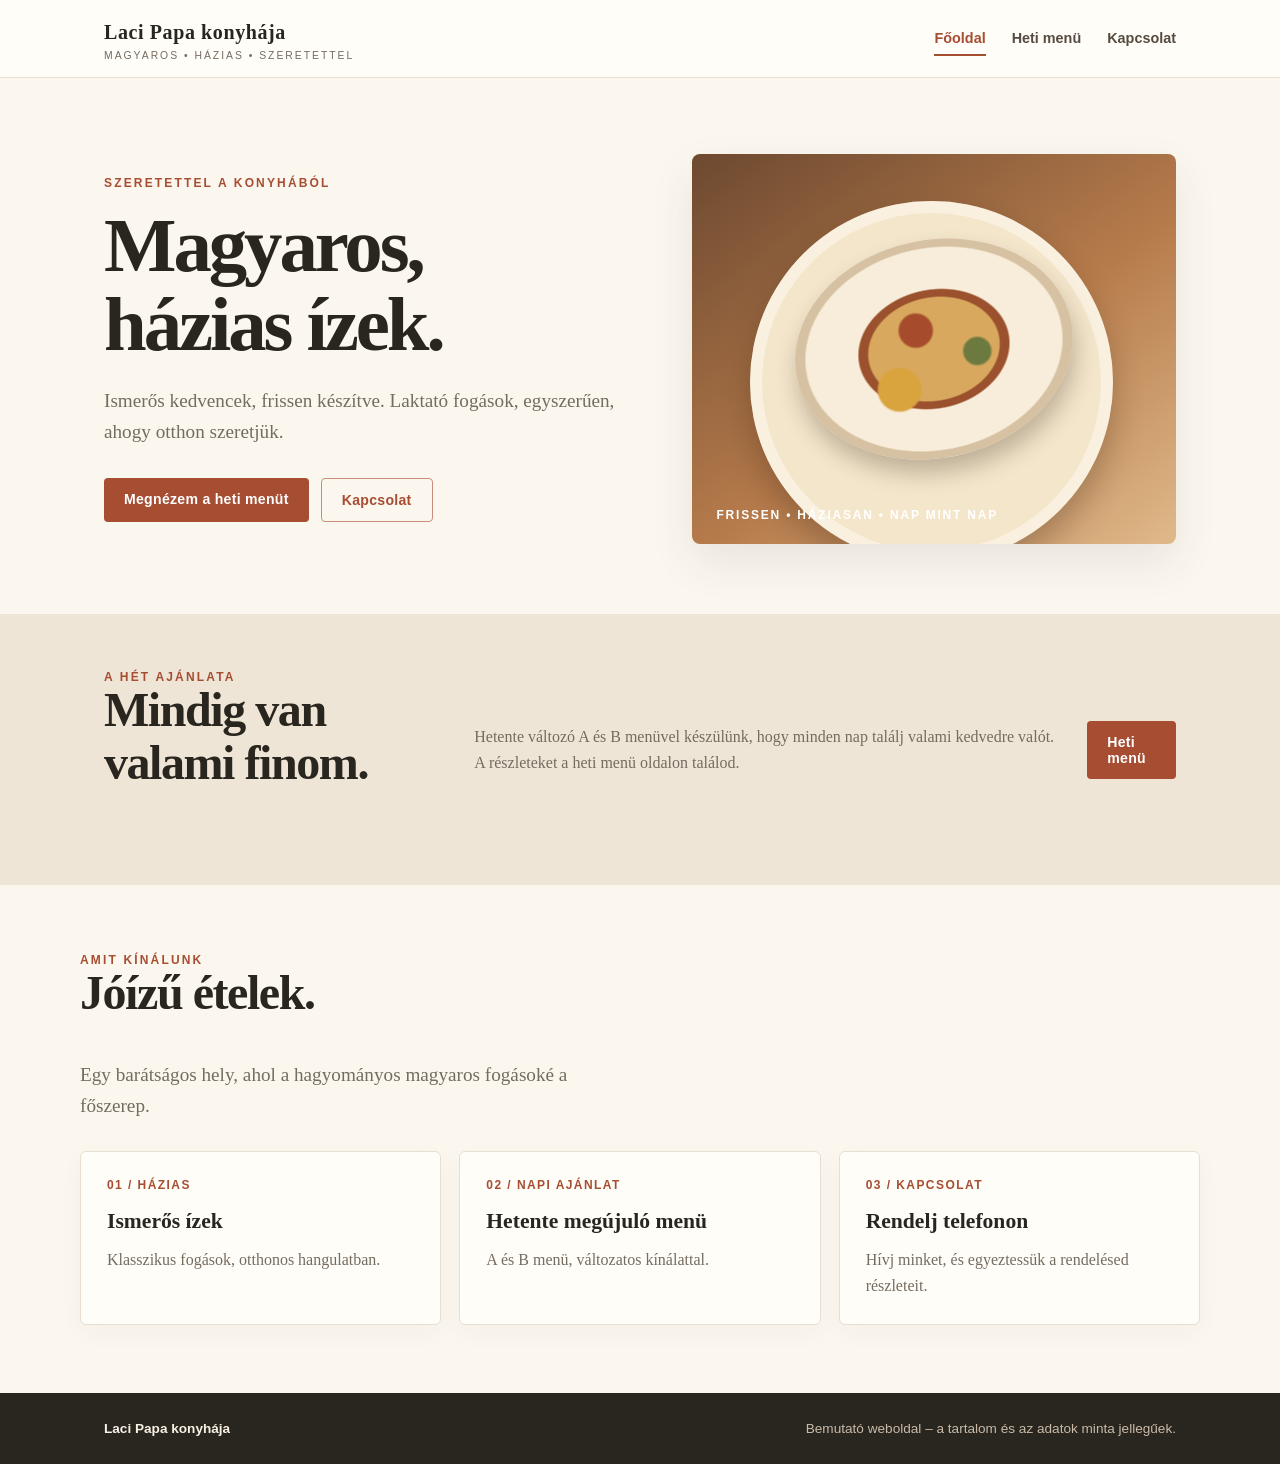
<file: index.html>
<!doctype html>
<html lang="hu">

<head>
  <meta charset="utf-8">
  <meta name="viewport" content="width=device-width, initial-scale=1">

  <title>Laci Papa konyhája – Házias konyha</title>

  <link rel="stylesheet" href="style.css">
</head>

<body>

  <header class="site-header">
    <div class="nav-wrap">

      <a class="brand" href="index.html">
        Laci Papa konyhája
        <small>magyaros • házias • szeretettel</small>
      </a>

      <nav>
        <a class="active" href="index.html">Főoldal</a>
        <a href="menu.html">Heti menü</a>
        <a href="kapcsolat.html">Kapcsolat</a>
      </nav>

    </div>
  </header>

  <main>

    <div class="container">

      <section class="hero">

        <div>
          <div class="eyebrow">Szeretettel a konyhából</div>

          <h1>
            Magyaros,<br>
            házias ízek.
          </h1>

          <p class="lead">
            Ismerős kedvencek, frissen készítve.
            Laktató fogások, egyszerűen,
            ahogy otthon szeretjük.
          </p>

          <div class="actions">
            <a class="btn" href="menu.html">
              Megnézem a heti menüt
            </a>

            <a class="btn secondary" href="kapcsolat.html">
              Kapcsolat
            </a>
          </div>
        </div>

        <div
          class="hero-art"
          role="img"
          aria-label="Házias étel hangulatát idéző illusztráció"
        >
          <div class="plate"></div>

          <div class="art-label">
            Frissen • háziasan • nap mint nap
          </div>
        </div>

      </section>

    </div>

    <section class="band">
      <div class="container band-inner">

        <div>
          <div class="eyebrow">A hét ajánlata</div>

          <h2>Mindig van valami finom.</h2>
        </div>

        <p>
          Hetente változó A és B menüvel készülünk,
          hogy minden nap találj valami kedvedre valót.
          A részleteket a heti menü oldalon találod.
        </p>

        <a class="btn" href="menu.html">
          Heti menü
        </a>

      </div>
    </section>

    <section class="section container">

      <div class="section-head">

        <div class="eyebrow">Amit kínálunk</div>

        <h2>Jóízű ételek.</h2>

        <p class="lead">
          Egy barátságos hely, ahol a hagyományos
          magyaros fogásoké a főszerep.
        </p>

      </div>

      <div class="cards">

        <article class="card">
          <div class="num">01 / HÁZIAS</div>

          <h3>Ismerős ízek</h3>

          <p>
            Klasszikus fogások, otthonos hangulatban.
          </p>
        </article>

        <article class="card">
          <div class="num">02 / NAPI AJÁNLAT</div>

          <h3>Hetente megújuló menü</h3>

          <p>
            A és B menü, változatos kínálattal.
          </p>
        </article>

        <article class="card">
          <div class="num">03 / KAPCSOLAT</div>

          <h3>Rendelj telefonon</h3>

          <p>
            Hívj minket, és egyeztessük a rendelésed részleteit.
          </p>
        </article>

      </div>

    </section>

  </main>

  <footer>
    <div class="container footer-inner">

      <strong>Laci Papa konyhája</strong>

      <span>
        Bemutató weboldal – a tartalom és az adatok minta jellegűek.
      </span>

    </div>
  </footer>

</body>
</html>
</file>
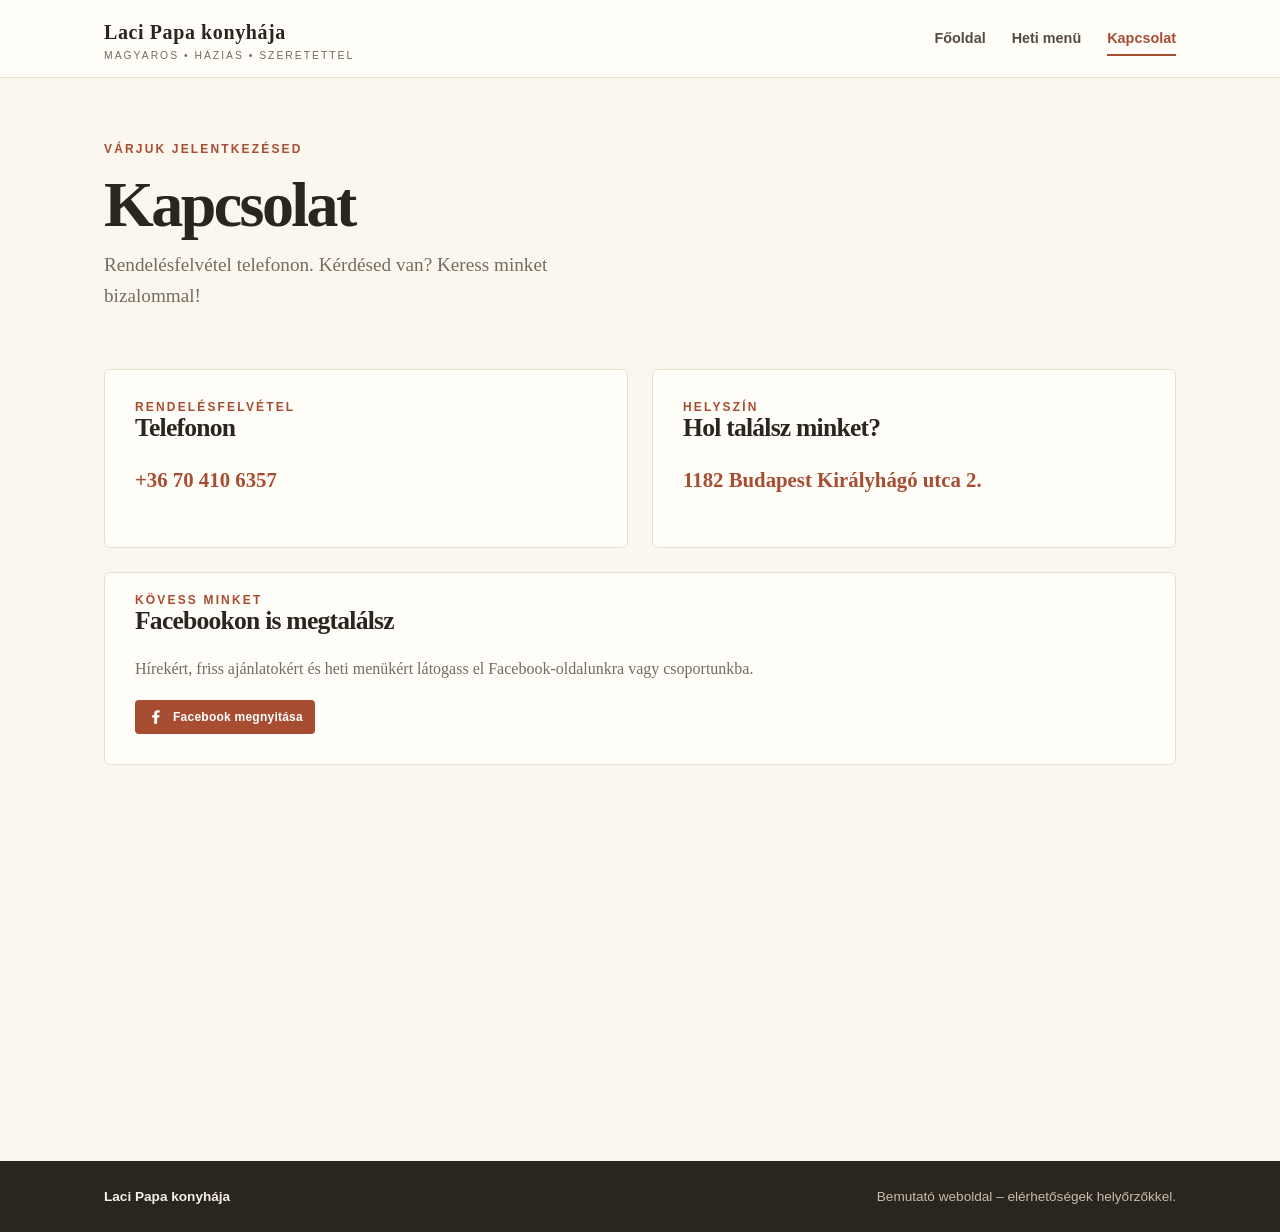
<file: kapcsolat.html>
<!doctype html>
<html lang="hu">

<head>
  <meta charset="utf-8">
  <meta name="viewport" content="width=device-width, initial-scale=1">

  <title>Kapcsolat – Laci Papa konyhája</title>

  <link rel="stylesheet" href="style.css">
</head>

<body>

  <header class="site-header">
    <div class="nav-wrap">

      <a class="brand" href="index.html">
        Laci Papa konyhája
        <small>magyaros • házias • szeretettel</small>
      </a>

      <nav>
        <a href="index.html">Főoldal</a>
        <a href="menu.html">Heti menü</a>
        <a class="active" href="kapcsolat.html">Kapcsolat</a>
      </nav>

    </div>
  </header>

  <main>
    <div class="container">

      <section class="page-hero">
        <div class="eyebrow">Várjuk jelentkezésed</div>

        <h1>Kapcsolat</h1>

        <p class="lead">
          Rendelésfelvétel telefonon. Kérdésed van?
          Keress minket bizalommal!
        </p>
      </section>

      <section class="contact-grid">

        <!-- Telefonszám -->
        <div class="contact-box">
          <div class="eyebrow">Rendelésfelvétel</div>

          <h2>Telefonon</h2>

          <p class="contact-value">
            +36 70 410 6357
          </p>
        </div>

        <!-- Cím -->
        <div class="contact-box">
          <div class="eyebrow">Helyszín</div>

          <h2>Hol találsz minket?</h2>

          <p class="contact-value">
            1182 Budapest Királyhágó utca 2.
          </p>
        </div>

        <!-- Facebook -->
        <div
  class="contact-box facebook-contact"
  style="grid-column:1/-1;padding-top:20px"
>

          <div class="eyebrow">Kövess minket</div>

          <h2>Facebookon is megtalálsz</h2>

          <p style="color:#756c60;margin-bottom:18px">
            Hírekért, friss ajánlatokért és heti menükért
            látogass el Facebook-oldalunkra vagy csoportunkba.
          </p>

          <a
            class="btn btn-facebook"
            style="padding:8px 12px;font-size:12px"
            data-facebook-link
            href="https://www.facebook.com/groups/698246482025781/"
            target="_blank"
            rel="noopener noreferrer"
            aria-label="Facebook-csoport megnyitása"
          >

            <svg
              viewBox="0 0 24 24"
              aria-hidden="true"
              width="18"
              height="18"
            >
              <path
                d="M13.5 21v-8.2h2.8l.4-3.2h-3.2V7.5c0-.9.3-1.6 1.6-1.6h1.7V3.1c-.3 0-1.4-.1-2.7-.1-2.7 0-4.5 1.6-4.5 4.6v2h-3v3.2h3V21h3.9Z"
                fill="currentColor"
              />
            </svg>

            Facebook megnyitása

          </a>

        </div>

        <!-- Google térkép -->
        <div
          class="map-placeholder"
          style="grid-column:1/-1"
        >

          <iframe
            src="https://www.google.com/maps/embed?pb=!1m18!1m12!1m3!1d2699.1463918218774!2d19.215039176872327!3d47.428588771174304!2m3!1f0!2f0!3f0!3m2!1i1024!2i768!4f13.1!3m3!1m2!1s0x4741c102ea3c43eb%3A0xdf9831a69b8a5996!2sLaci%20Papa%20konyh%C3%A1ja!5e0!3m2!1shu!2shu!4v1793873270510!5m2!1shu!2shu"
            width="100%"
            height="300"
            style="border:0"
            allowfullscreen
            loading="lazy"
            referrerpolicy="strict-origin-when-cross-origin"
          ></iframe>

        </div>

      </section>

    </div>
  </main>

  <footer>
    <div class="container footer-inner">
      <strong>Laci Papa konyhája</strong>

      <span>
        Bemutató weboldal – elérhetőségek helyőrzőkkel.
      </span>
    </div>
  </footer>

  <script src="script.js"></script>

</body>
</html>
</file>
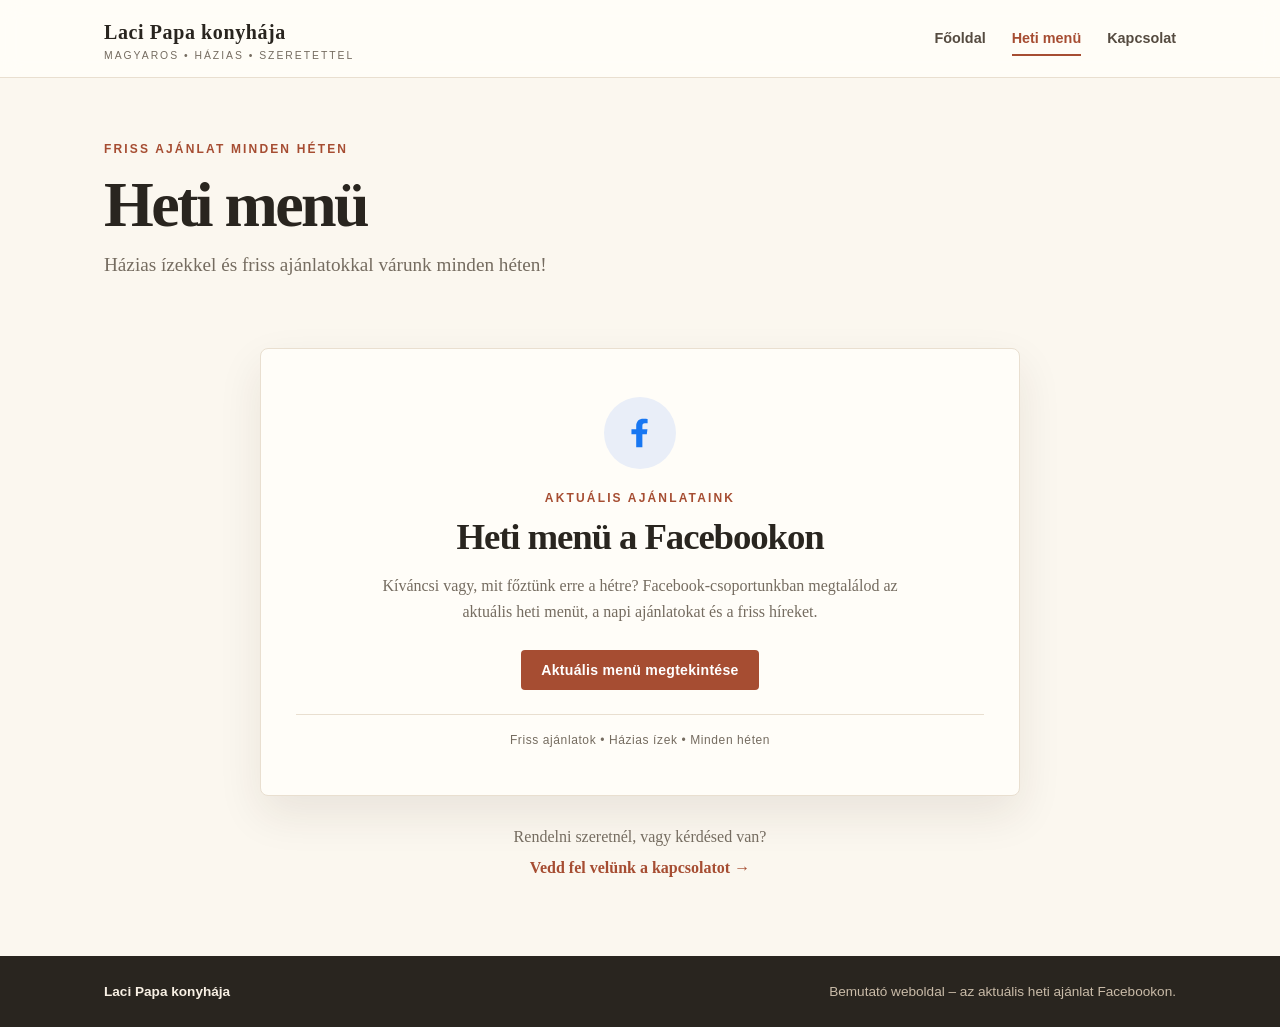
<file: menu.html>
<!doctype html>
<html lang="hu">

<head>
  <meta charset="utf-8">
  <meta name="viewport" content="width=device-width, initial-scale=1">

  <title>Heti menü – Laci Papa konyhája</title>

  <link rel="stylesheet" href="style.css">
</head>

<body>

  <header class="site-header">
    <div class="nav-wrap">

      <a class="brand" href="index.html">
        Laci Papa konyhája
        <small>magyaros • házias • szeretettel</small>
      </a>

      <nav>
        <a href="index.html">Főoldal</a>
        <a class="active" href="menu.html">Heti menü</a>
        <a href="kapcsolat.html">Kapcsolat</a>
      </nav>

    </div>
  </header>

  <main>
    <div class="container">

      <section class="page-hero">
        <div class="eyebrow">Friss ajánlat minden héten</div>

        <h1>Heti menü</h1>

        <p class="lead">
          Házias ízekkel és friss ajánlatokkal várunk
          minden héten!
        </p>
      </section>

      <!-- Középre rendezett Facebook-ajánló -->
      <section class="menu-facebook-section">

        <div class="menu-facebook-card">

          <div class="menu-facebook-icon">
            <svg
              viewBox="0 0 24 24"
              width="38"
              height="38"
              aria-hidden="true"
            >
              <path
                d="M13.5 21v-8.2h2.8l.4-3.2h-3.2V7.5c0-.9.3-1.6 1.6-1.6h1.7V3.1c-.3 0-1.4-.1-2.7-.1-2.7 0-4.5 1.6-4.5 4.6v2h-3v3.2h3V21h3.9Z"
                fill="currentColor"
              />
            </svg>
          </div>

          <div class="eyebrow">
            Aktuális ajánlataink
          </div>

          <h2>Heti menü a Facebookon</h2>

          <p>
            Kíváncsi vagy, mit főztünk erre a hétre?
            Facebook-csoportunkban megtalálod az aktuális
            heti menüt, a napi ajánlatokat és a friss híreket.
          </p>

          <a
            class="btn btn-facebook"
            style="padding:12px 20px"
            data-facebook-link
            href="#"
            target="_blank"
            rel="noopener noreferrer"
            aria-label="Aktuális heti menü megnyitása Facebookon"
          >
            Aktuális menü megtekintése
          </a>

          <div class="menu-facebook-footer">
            Friss ajánlatok • Házias ízek • Minden héten
          </div>

        </div>

        <div class="menu-contact-link">
          <p>
            Rendelni szeretnél, vagy kérdésed van?
          </p>

          <a href="kapcsolat.html">
            Vedd fel velünk a kapcsolatot →
          </a>
        </div>

      </section>

    </div>
  </main>

  <footer>
    <div class="container footer-inner">

      <strong>Laci Papa konyhája</strong>

      <span>
        Bemutató weboldal – az aktuális heti ajánlat Facebookon.
      </span>

    </div>
  </footer>

  <script src="script.js"></script>

</body>
</html>
</file>
<file: style.css>
:root {
  --ink: #29251f;
  --muted: #756c60;
  --cream: #fbf7ef;
  --paper: #fffdf8;
  --rust: #a64d32;
  --rust-dark: #813923;
  --olive: #66704a;
  --line: #e9dfd0;
  --shadow: 0 18px 45px rgba(55,38,20,.09);
}

* {
  box-sizing: border-box;
}

body {
  margin: 0;
  background: var(--cream);
  color: var(--ink);
  font-family: Georgia, "Times New Roman", serif;
  line-height: 1.6;
}

a {
  color: inherit;
  text-decoration: none;
}

.site-header {
  background: rgba(255,253,248,.94);
  border-bottom: 1px solid var(--line);
  position: sticky;
  top: 0;
  z-index: 5;
  backdrop-filter: blur(10px);
}

.nav-wrap {
  max-width: 1120px;
  margin: auto;
  padding: 16px 24px;
  display: flex;
  align-items: center;
  justify-content: space-between;
  gap: 20px;
}

.brand {
  font-size: 1.25rem;
  font-weight: bold;
  letter-spacing: .03em;
}

.brand small {
  display: block;
  font: .65rem Arial, sans-serif;
  letter-spacing: .19em;
  text-transform: uppercase;
  color: var(--muted);
  margin-top: 2px;
}

nav {
  display: flex;
  gap: 26px;
  font: 600 .9rem Arial, sans-serif;
}

nav a {
  padding: 8px 0;
  color: #554b40;
}

nav a:hover,
nav a.active {
  color: var(--rust);
  border-bottom: 2px solid var(--rust);
}

.container {
  max-width: 1120px;
  margin: auto;
  padding: 0 24px;
}

.hero {
  padding: 76px 0 70px;
  display: grid;
  grid-template-columns: 1.05fr .95fr;
  gap: 54px;
  align-items: center;
}

.eyebrow {
  font: 700 .75rem Arial, sans-serif;
  text-transform: uppercase;
  letter-spacing: .18em;
  color: var(--rust);
}

h1,
h2,
h3,
p {
  margin-top: 0;
}

h1 {
  font-size: clamp(2.7rem, 6vw, 5rem);
  line-height: 1.03;
  letter-spacing: -.04em;
  margin: 16px 0 22px;
}

h2 {
  font-size: clamp(2rem, 4vw, 3rem);
  line-height: 1.1;
  letter-spacing: -.03em;
}

.lead {
  font-size: 1.2rem;
  color: var(--muted);
  max-width: 540px;
}

.actions {
  display: flex;
  gap: 12px;
  flex-wrap: wrap;
  margin-top: 30px;
}

.btn {
  display: inline-block;
  padding: 13px 20px;
  border-radius: 4px;
  background: var(--rust);
  color: white;
  font: 700 .88rem Arial, sans-serif;
  letter-spacing: .02em;
}

.btn:hover {
  background: var(--rust-dark);
}

.btn.secondary {
  background: transparent;
  color: var(--rust);
  border: 1px solid #c98d79;
}

.hero-art {
  min-height: 390px;
  border-radius: 8px;
  overflow: hidden;
  position: relative;
  background: linear-gradient(145deg, #6d4930, #b67b4b 55%, #e0b98a);
  box-shadow: var(--shadow);
}

.hero-art:before {
  content: "";
  position: absolute;
  width: 75%;
  aspect-ratio: 1;
  border-radius: 50%;
  background: #f4e6cb;
  top: 12%;
  left: 12%;
  box-shadow:
    inset 0 0 0 12px rgba(255,255,255,.4),
    0 18px 30px rgba(40,20,8,.25);
}

.plate {
  position: absolute;
  inset: 22% 21%;
  border-radius: 50%;
  background:
    radial-gradient(circle at 45% 40%, #a64c2c 0 8%, transparent 9%),
    radial-gradient(circle at 65% 55%, #6d7a3f 0 6%, transparent 7%),
    radial-gradient(circle at 35% 65%, #d9a33e 0 9%, transparent 10%),
    radial-gradient(ellipse at 50% 50%, #d8a85e 0 33%, #9b512d 34% 38%, #f8edda 39% 65%, #d6c2a2 66%);
  transform: rotate(-12deg);
  box-shadow: 0 14px 22px rgba(36,19,8,.25);
}

.art-label {
  position: absolute;
  bottom: 22px;
  left: 24px;
  color: white;
  font: 700 .75rem Arial, sans-serif;
  letter-spacing: .15em;
  text-transform: uppercase;
}

.band {
  background: #eee5d7;
  padding: 56px 0;
}

.band-inner {
  display: flex;
  align-items: center;
  justify-content: space-between;
  gap: 28px;
}

.band p {
  color: var(--muted);
  max-width: 590px;
  margin: 0;
}

.section {
  padding: 68px 0;
}

.section-head {
  max-width: 650px;
  margin-bottom: 30px;
}

.cards {
  display: grid;
  grid-template-columns: repeat(3, 1fr);
  gap: 18px;
}

.card {
  background: var(--paper);
  padding: 26px;
  border: 1px solid var(--line);
  border-radius: 6px;
  box-shadow: 0 8px 25px rgba(55,38,20,.035);
}

.card .num {
  font: 700 .75rem Arial, sans-serif;
  color: var(--rust);
  letter-spacing: .12em;
}

.card h3 {
  font-size: 1.35rem;
  margin: 12px 0 8px;
}

.card p {
  color: var(--muted);
  margin: 0;
}

.page-hero {
  padding: 64px 0 38px;
}

.page-hero h1 {
  font-size: clamp(2.5rem, 5vw, 4rem);
  margin-bottom: 12px;
}

.menu-layout {
  display: grid;
  grid-template-columns: 1fr .85fr;
  gap: 28px;
  align-items: start;
  padding-bottom: 72px;
}

.menu-paper {
  background: #fffefa;
  border: 1px solid #d9cbb7;
  padding: 34px;
  box-shadow: var(--shadow);
}

.menu-paper:before {
  content: "HETI AJÁNLAT";
  display: block;
  text-align: center;
  font: 700 .7rem Arial, sans-serif;
  letter-spacing: .2em;
  color: var(--rust);
  margin-bottom: 10px;
}

.menu-paper h2 {
  text-align: center;
  font-size: 2rem;
  margin-bottom: 4px;
}

.menu-date {
  text-align: center;
  color: var(--muted);
  font: .85rem Arial, sans-serif;
  margin-bottom: 24px;
}

.menu-day {
  border-top: 1px solid var(--line);
  padding: 17px 0;
}

.menu-day h3 {
  font-size: 1.15rem;
  margin: 0 0 8px;
}

.menu-row {
  display: grid;
  grid-template-columns: 35px 1fr;
  gap: 10px;
  margin: 7px 0;
  color: #544b40;
}

.menu-row b {
  color: var(--rust);
}

.note {
  font: .88rem Arial, sans-serif;
  color: var(--muted);
  background: #f3eee5;
  padding: 18px;
  border-left: 3px solid var(--olive);
}

.contact-grid {
  display: grid;
  grid-template-columns: 1fr 1fr;
  gap: 24px;
  padding-bottom: 72px;
}

.contact-box {
  background: var(--paper);
  padding: 30px;
  border: 1px solid var(--line);
  border-radius: 6px;
}

.contact-box h2 {
  font-size: 1.6rem;
}

.contact-value {
  font-size: 1.3rem;
  color: var(--rust);
  font-weight: bold;
  overflow-wrap: anywhere;
}

/* Térkép külső téglalapja */
.map-placeholder {
  width: 100%;
  overflow: hidden;
  border-radius: 4px;
}

.map-placeholder iframe {
  display: block;
  width: 100%;
  height: 300px;
  border: 0;
}

footer {
  background: #29251f;
  color: #f8f0e4;
  padding: 28px 0;
  font: .85rem Arial, sans-serif;
}

.footer-inner {
  display: flex;
  justify-content: space-between;
  gap: 20px;
  flex-wrap: wrap;
}

footer span {
  color: #c9bba8;
}

@media(max-width:760px) {
  .nav-wrap {
    align-items: flex-start;
    flex-direction: column;
  }

  nav {
    gap: 18px;
  }

  .hero {
    grid-template-columns: 1fr;
    padding-top: 48px;
    gap: 30px;
  }

  .hero-art {
    min-height: 280px;
  }

  .cards,
  .menu-layout,
  .contact-grid {
    grid-template-columns: 1fr;
  }

  .band-inner {
    align-items: flex-start;
    flex-direction: column;
  }

  .section {
    padding: 48px 0;
  }
}

/* Heti menü – Facebook ajánló */
.menu-facebook-section {
  max-width: 760px;
  margin: 10px auto 75px;
  text-align: center;
}

.menu-facebook-card {
  background: var(--paper);
  border: 1px solid var(--line);
  border-radius: 8px;
  padding: 48px 35px;
  box-shadow: var(--shadow);
}

.menu-facebook-icon {
  width: 72px;
  height: 72px;
  margin: 0 auto 22px;
  display: flex;
  align-items: center;
  justify-content: center;
  border-radius: 50%;
  background: #e9eef8;
  color: #1877f2;
}

.menu-facebook-card h2 {
  font-size: clamp(1.7rem, 4vw, 2.3rem);
  margin: 12px 0 16px;
}

.menu-facebook-card p {
  color: var(--muted);
  max-width: 520px;
  margin: 0 auto 26px;
}

.menu-facebook-footer {
  margin-top: 24px;
  padding-top: 18px;
  border-top: 1px solid var(--line);
  color: var(--muted);
  font: .75rem Arial, sans-serif;
  letter-spacing: .05em;
}

.menu-contact-link {
  margin-top: 28px;
  color: var(--muted);
}

.menu-contact-link p {
  margin-bottom: 5px;
}

.menu-contact-link a {
  color: var(--rust);
  font-weight: bold;
}

.menu-contact-link a:hover {
  color: var(--rust-dark);
}

@media(max-width:600px) {
  .menu-facebook-card {
    padding: 35px 22px;
  }
}
/* Kapcsolat oldal – mobilnézet */

@media (max-width: 600px) {
  .contact-grid {
    grid-template-columns: 1fr;
    gap: 16px;
    padding-left: 16px;
    padding-right: 16px;
  }

  .contact-box {
    width: 100%;
    max-width: 100%;
    min-width: 0;
    box-sizing: border-box;
    padding: 22px 18px;
  }

  .map-placeholder {
    width: 100%;
    max-width: 100%;
  }

  .map-placeholder iframe {
    width: 100%;
    height: 280px;
  }
}

/* Főoldal – mobilos térközök */

@media (max-width: 600px) {
  .section-head {
    padding-left: 8px;
    padding-right: 8px;
  }
}
/* Facebook gomb – ikon és szöveg középre igazítása */

.btn-facebook {
  display: inline-flex;
  align-items: center;
  justify-content: center;
  gap: 8px;
}

.btn-facebook svg {
  display: block;
  flex-shrink: 0;
}
</file>
